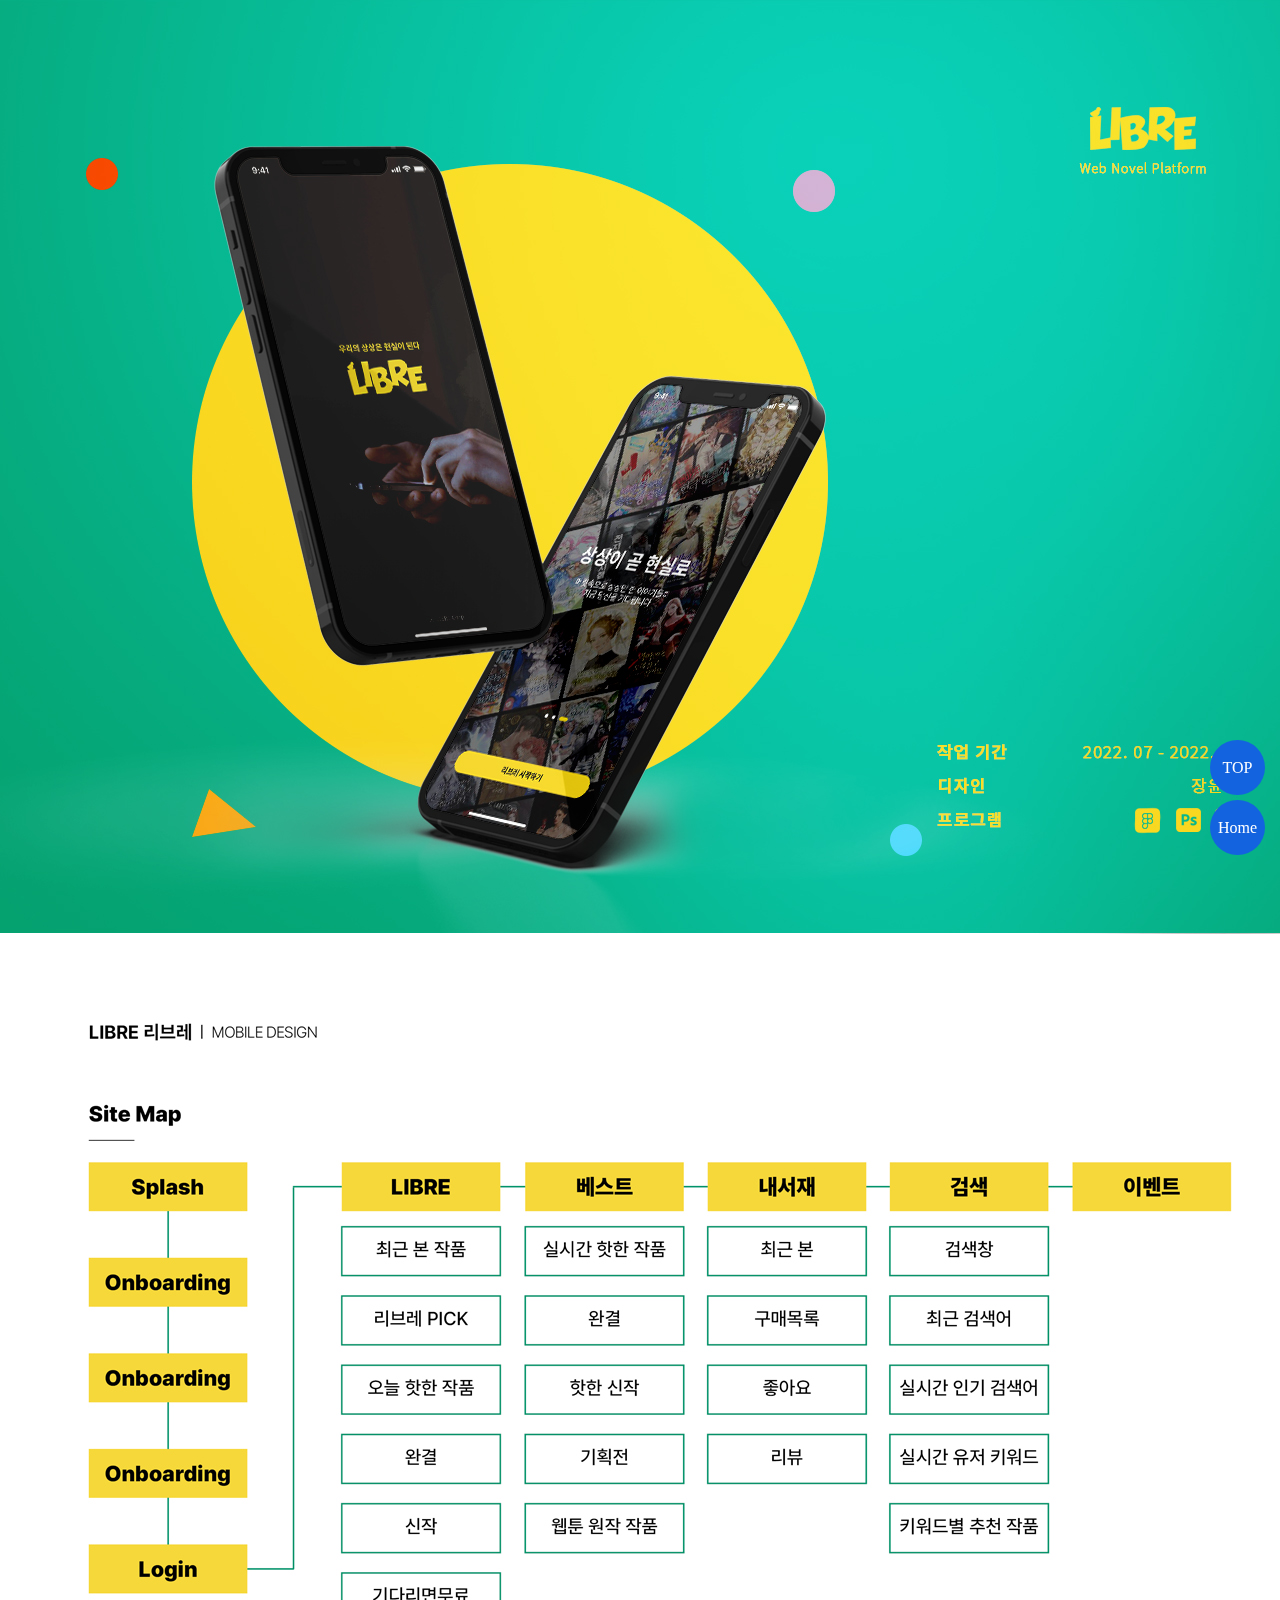
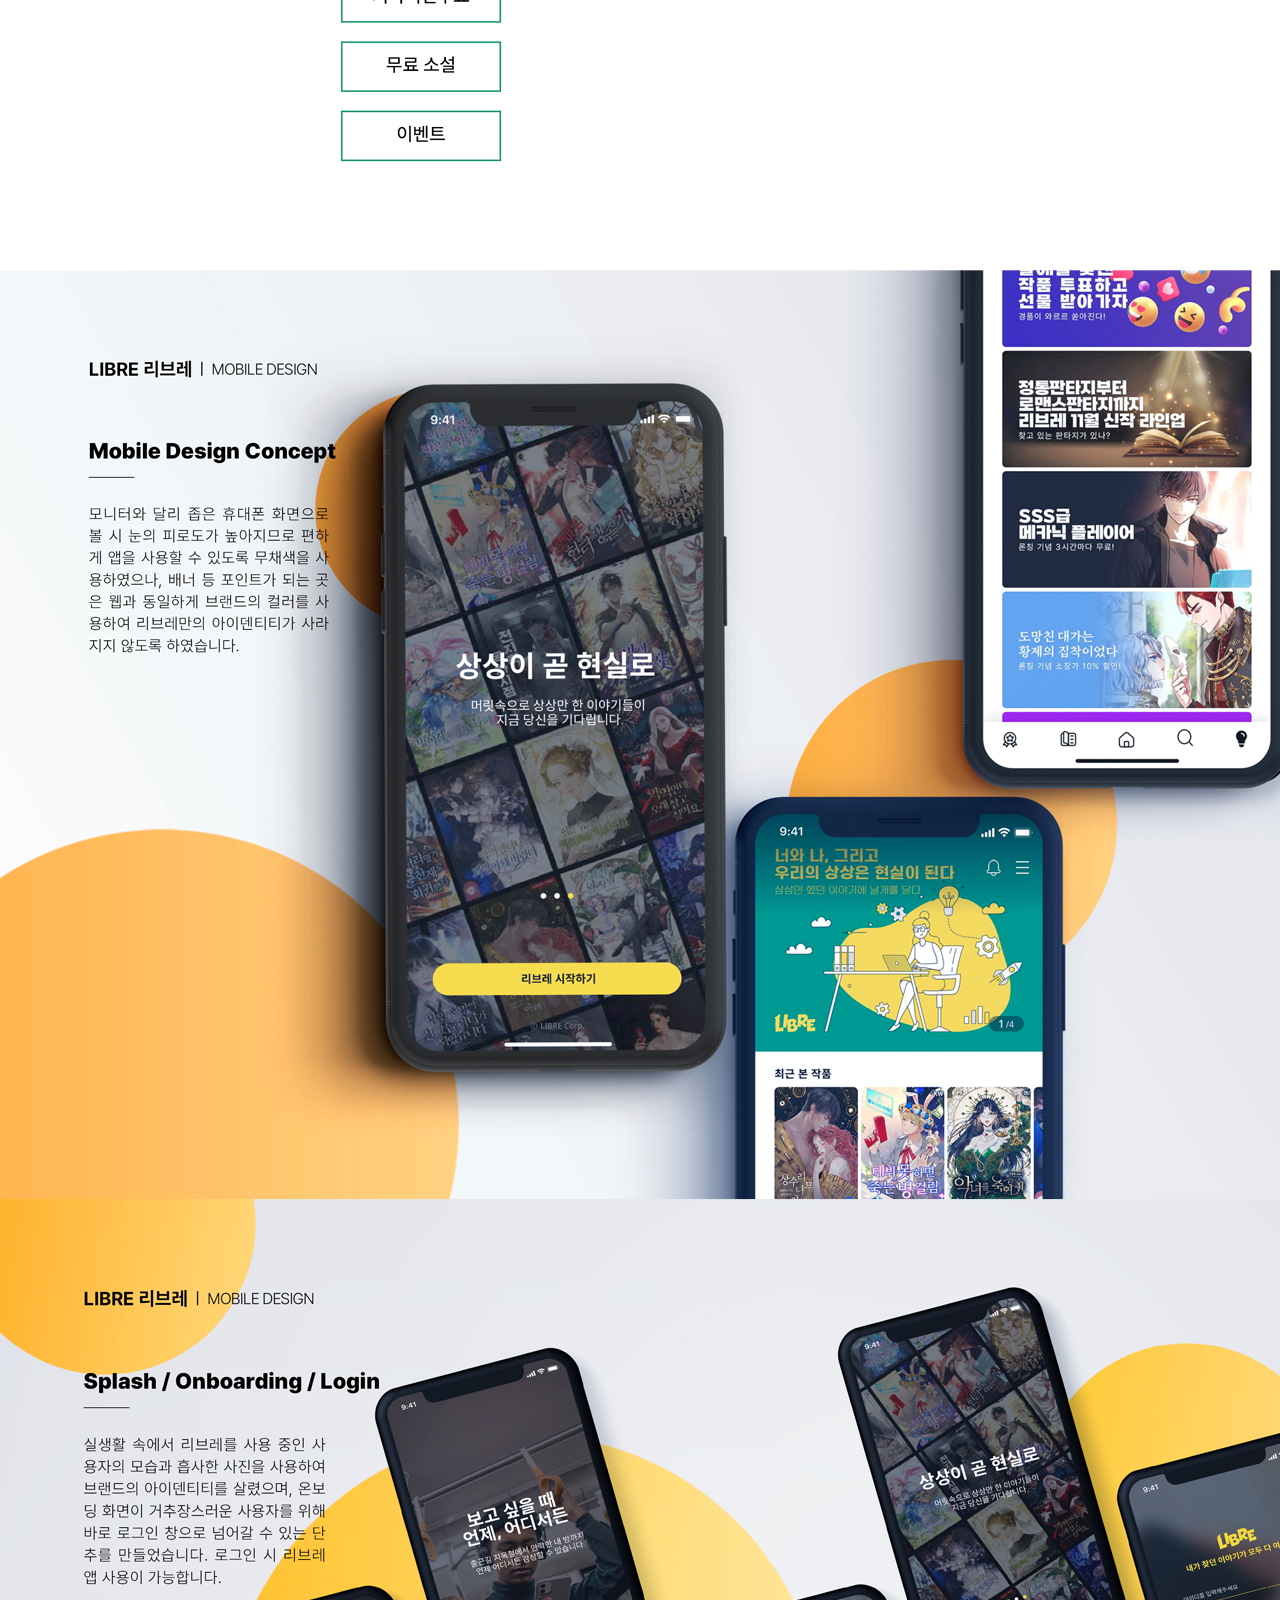
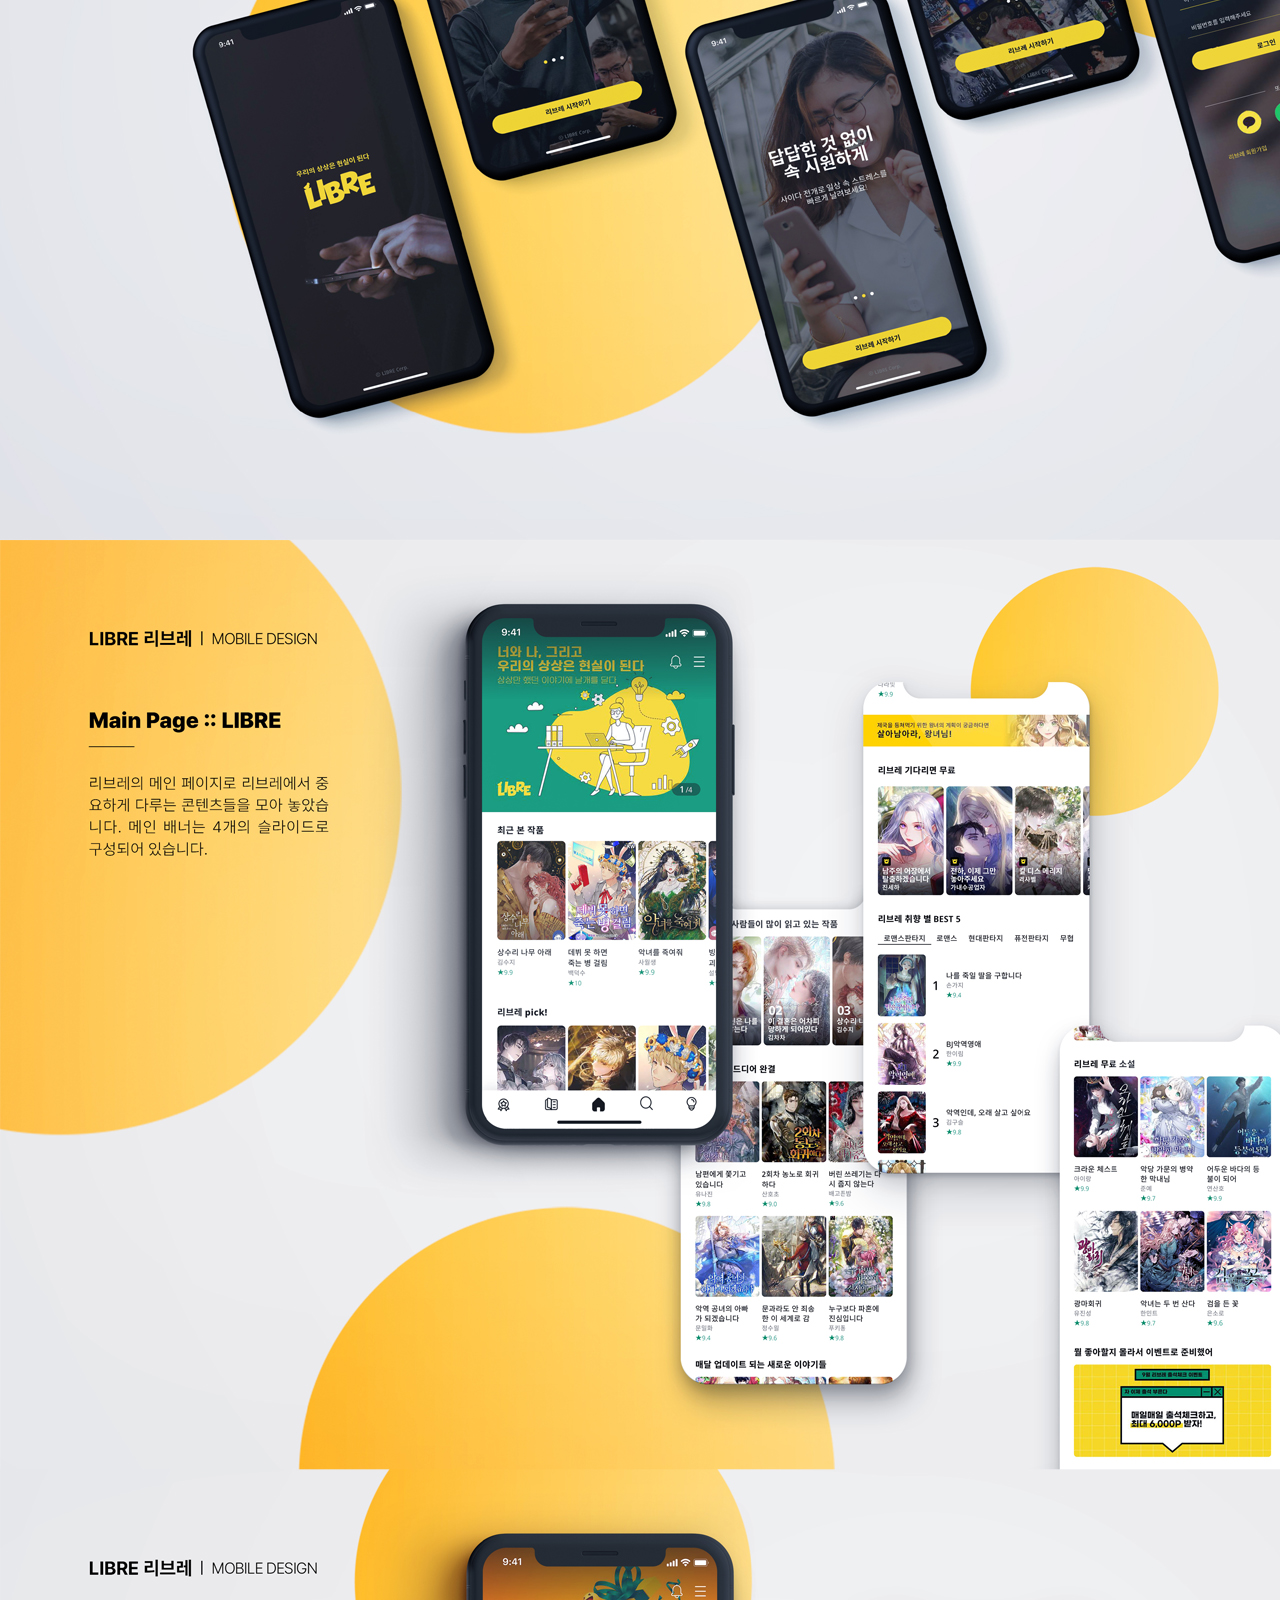
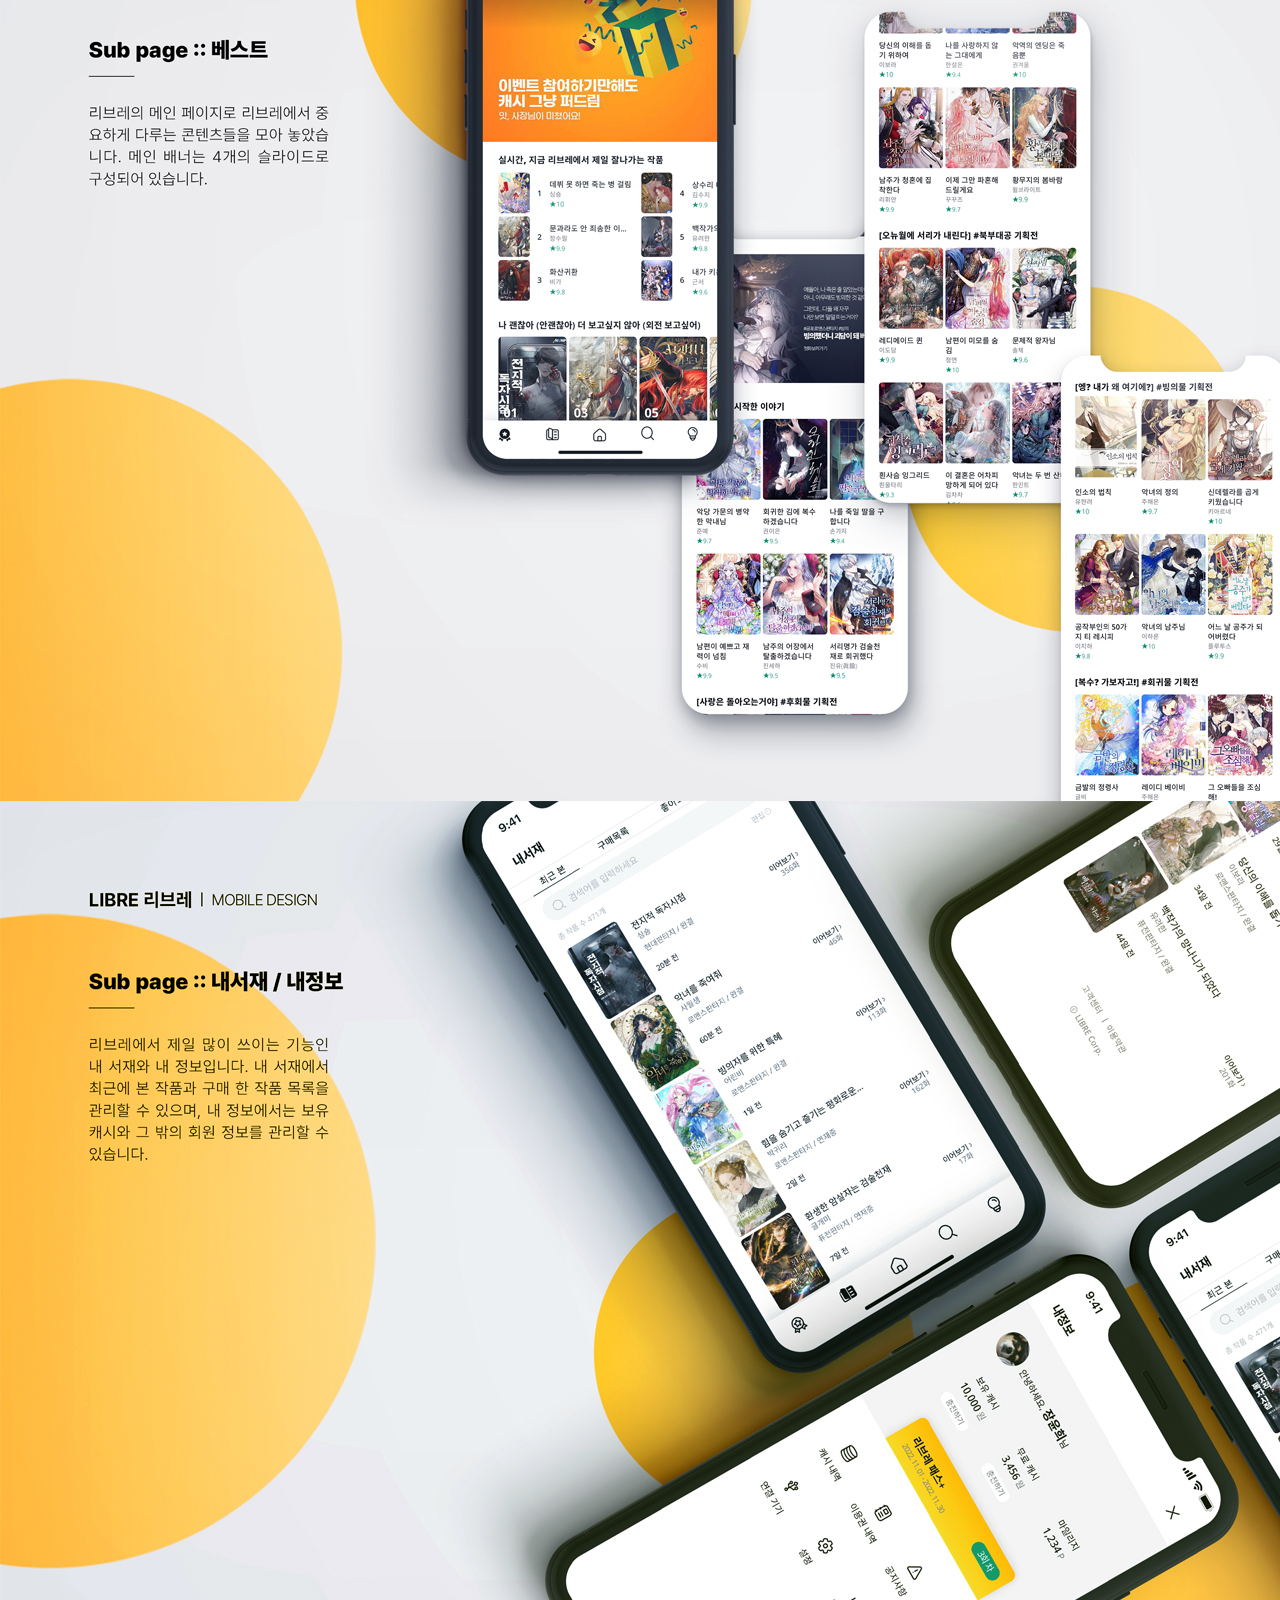
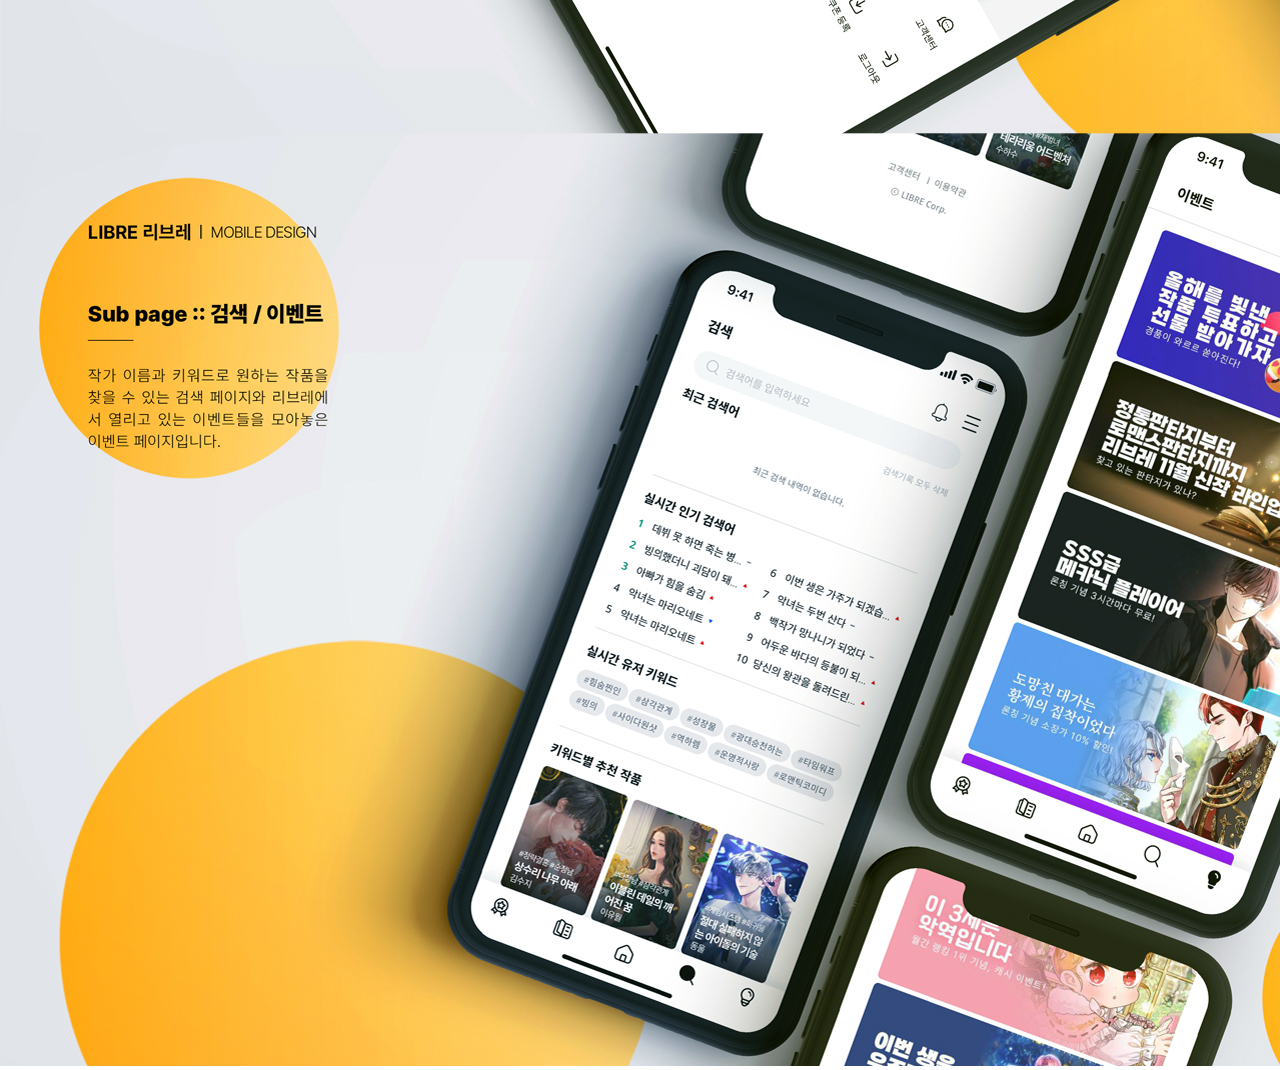
<file: mobile.html>
<!doctype html>
<html>

<head>
	<title>LIBRE :: Mobile</title>
	<meta charset="utf-8">
	<meta name="viewport" content="width=1320">
	<meta http-equiv="X-UA-Compatible" content="IE=edge">
    <link rel="shortcut icon" href="./images/favicon.ico">
	<style>
		html, body{
			cursor: url(./images/cursor.png), auto;
		}
		* {
			margin: 0;
			padding: 0;
		}

		a {
			text-decoration: none;
			color: #000;
		}

		.fixed_box {
			position: fixed;
			bottom: 40px;
			right: 30px;
			width: 40px;
		}
		#top{
			width: 1320px;
			margin: 0 auto;
		}
		#top img {
			width: 100%;
		}

		.home_btn,
		.top_btn {
			display: inline-block;
			width: 55px;
			line-height: 55px;
			background-color: #1363df;
			text-align: center;
			border-radius: 50%;
			margin-bottom: 5px;
			color: #fff;
			transition: all 0.5s;
			cursor: url(./images/cursor2.png), auto;
		}

		.fixed_box a:hover {
			background-color: #f0d83d;
		}

	</style>
</head>

<body>
	<div id="top">
		<img src="./images/mobile.jpg" class="guide1">
		<!--가이드 이미지 경로 지정하기-->
	</div>
	<div class="fixed_box">
		<a href="#top" class="top_btn">
			<!--href부분은 이미지를 감싼 div에 있는 id이름과 동일하게 설정.-->
			TOP
		</a>
		<a href="index.html" class="home_btn">
			Home
		</a>
	</div>


	<!--이동시 부드럽게 이동시키기 위해 추가한 구문 시작. script쪽 전부 삭제가능.-->
	<script src="https://code.jquery.com/jquery-1.12.4.min.js"
		integrity="sha256-ZosEbRLbNQzLpnKIkEdrPv7lOy9C27hHQ+Xp8a4MxAQ=" crossorigin="anonymous"></script>
	<script>
		$(function () {
			$('a[href*="#"]:not([href="#"])').click(function () {
				if (location.pathname.replace(/^\//, '') == this.pathname.replace(/^\//, '') && location.hostname == this.hostname) {
					var target = $(this.hash);
					target = target.length ? target : $('[name=' + this.hash.slice(1) + ']');
					if (target.length) {
						$('html, body').animate({
							scrollTop: target.offset().top
						}, 500);//움직이는 시간 조정
						return false;
					}
				}
			});
		});
	</script>
	<!--이동시 부드럽게 이동시키기 위해 추가한 구문 끝. 삭제가능.-->
</body>

</html>
</file>
